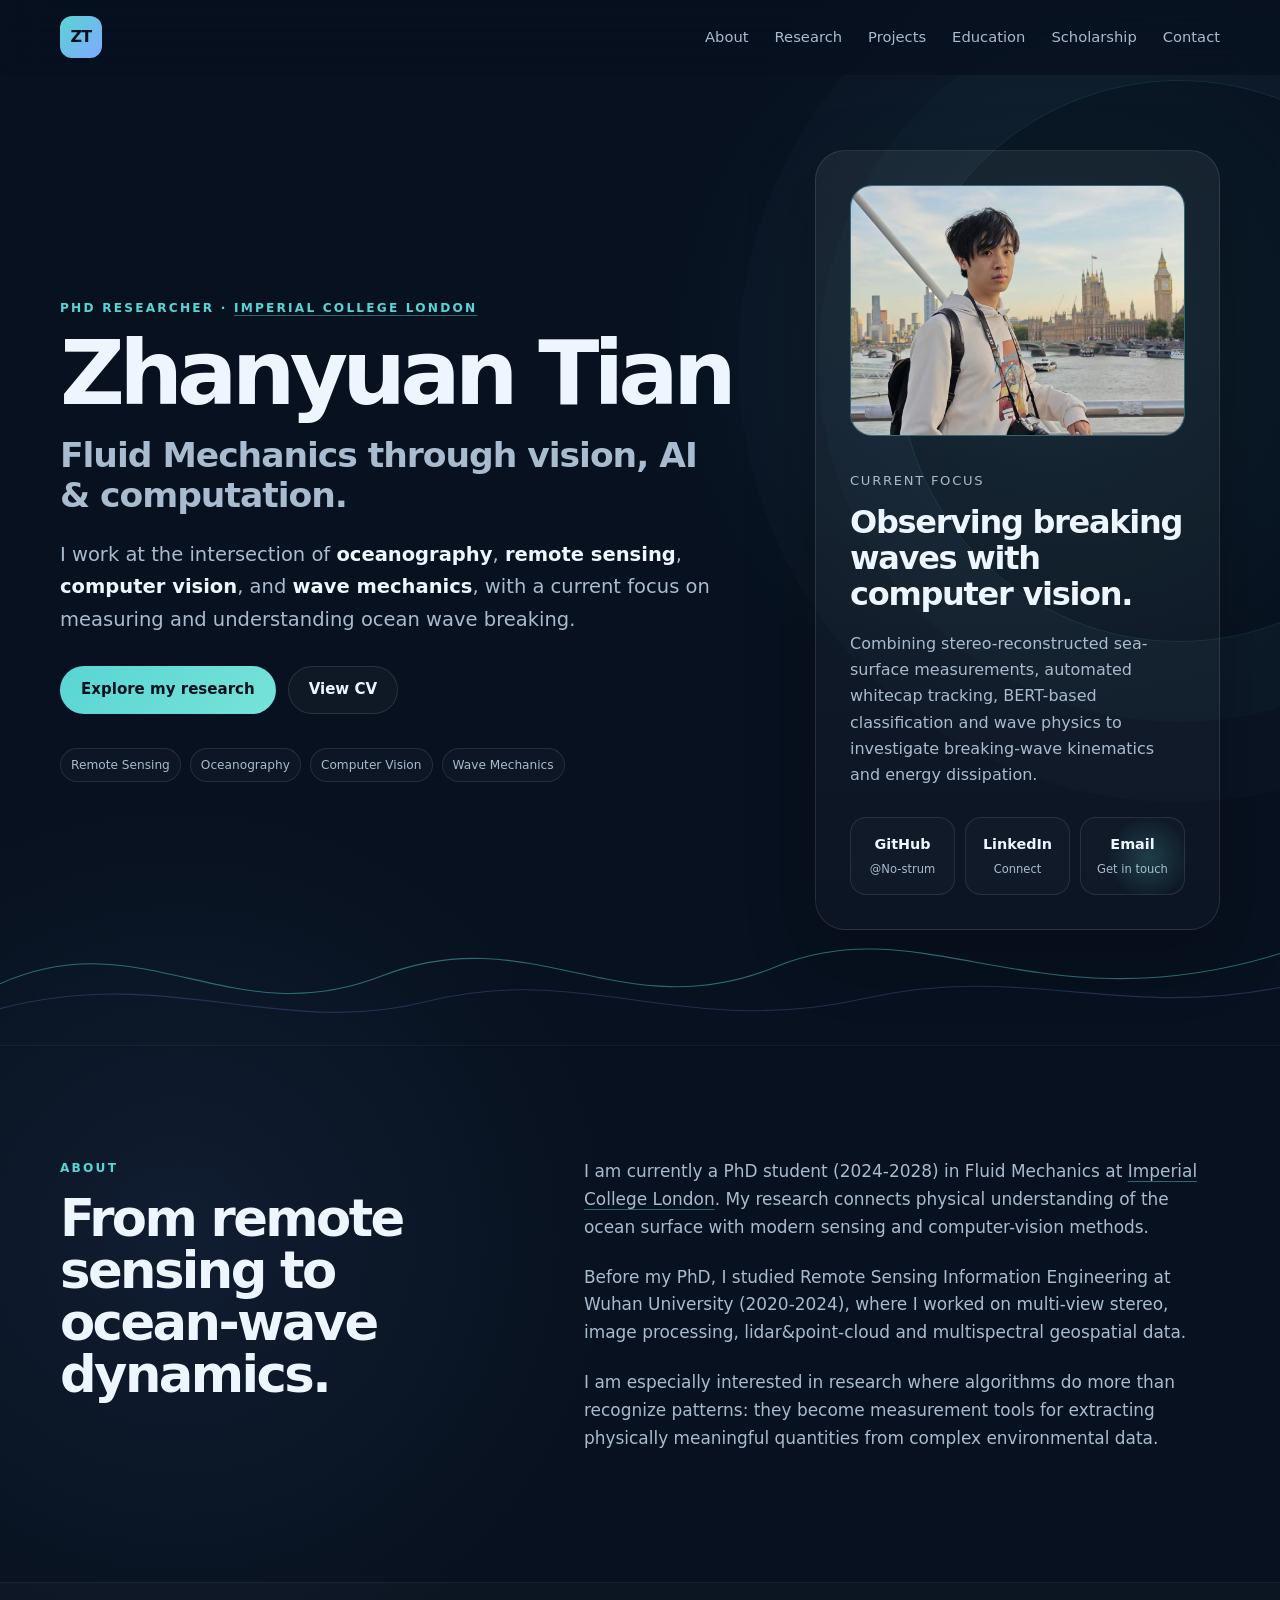
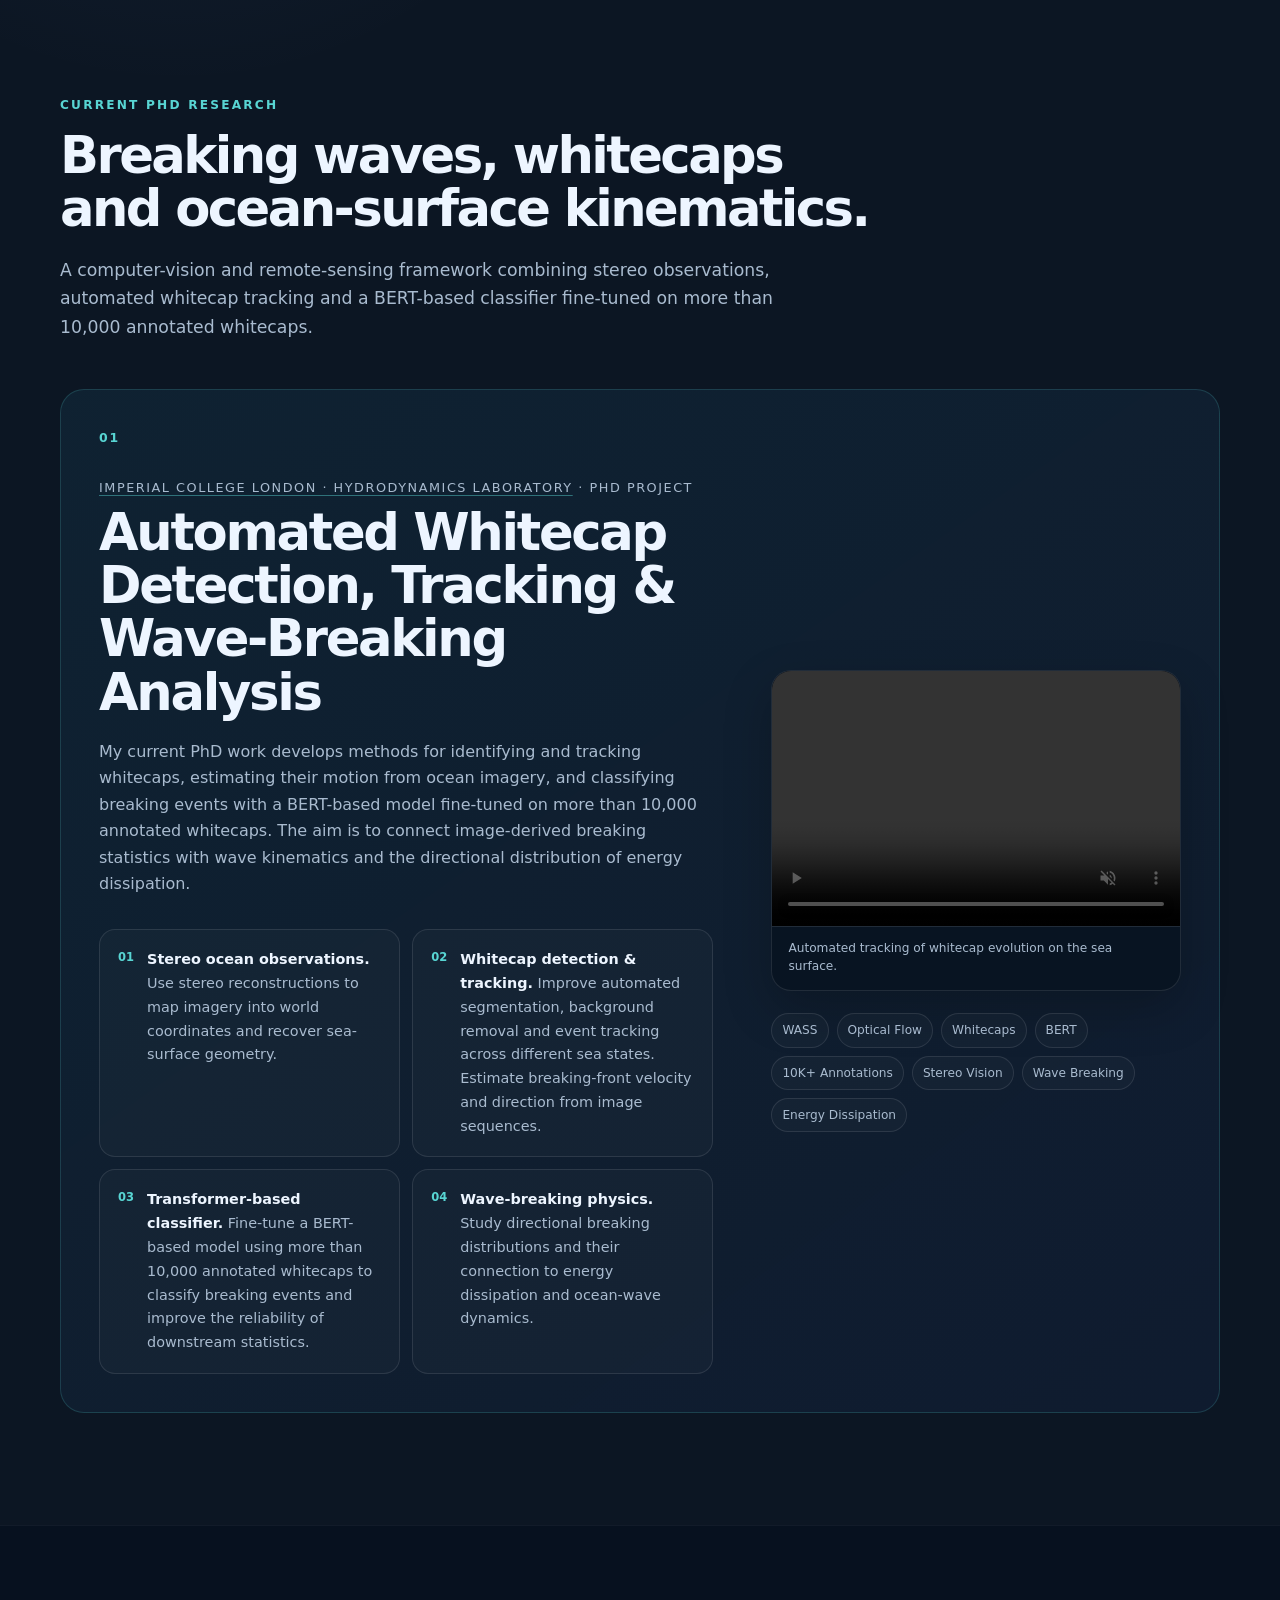
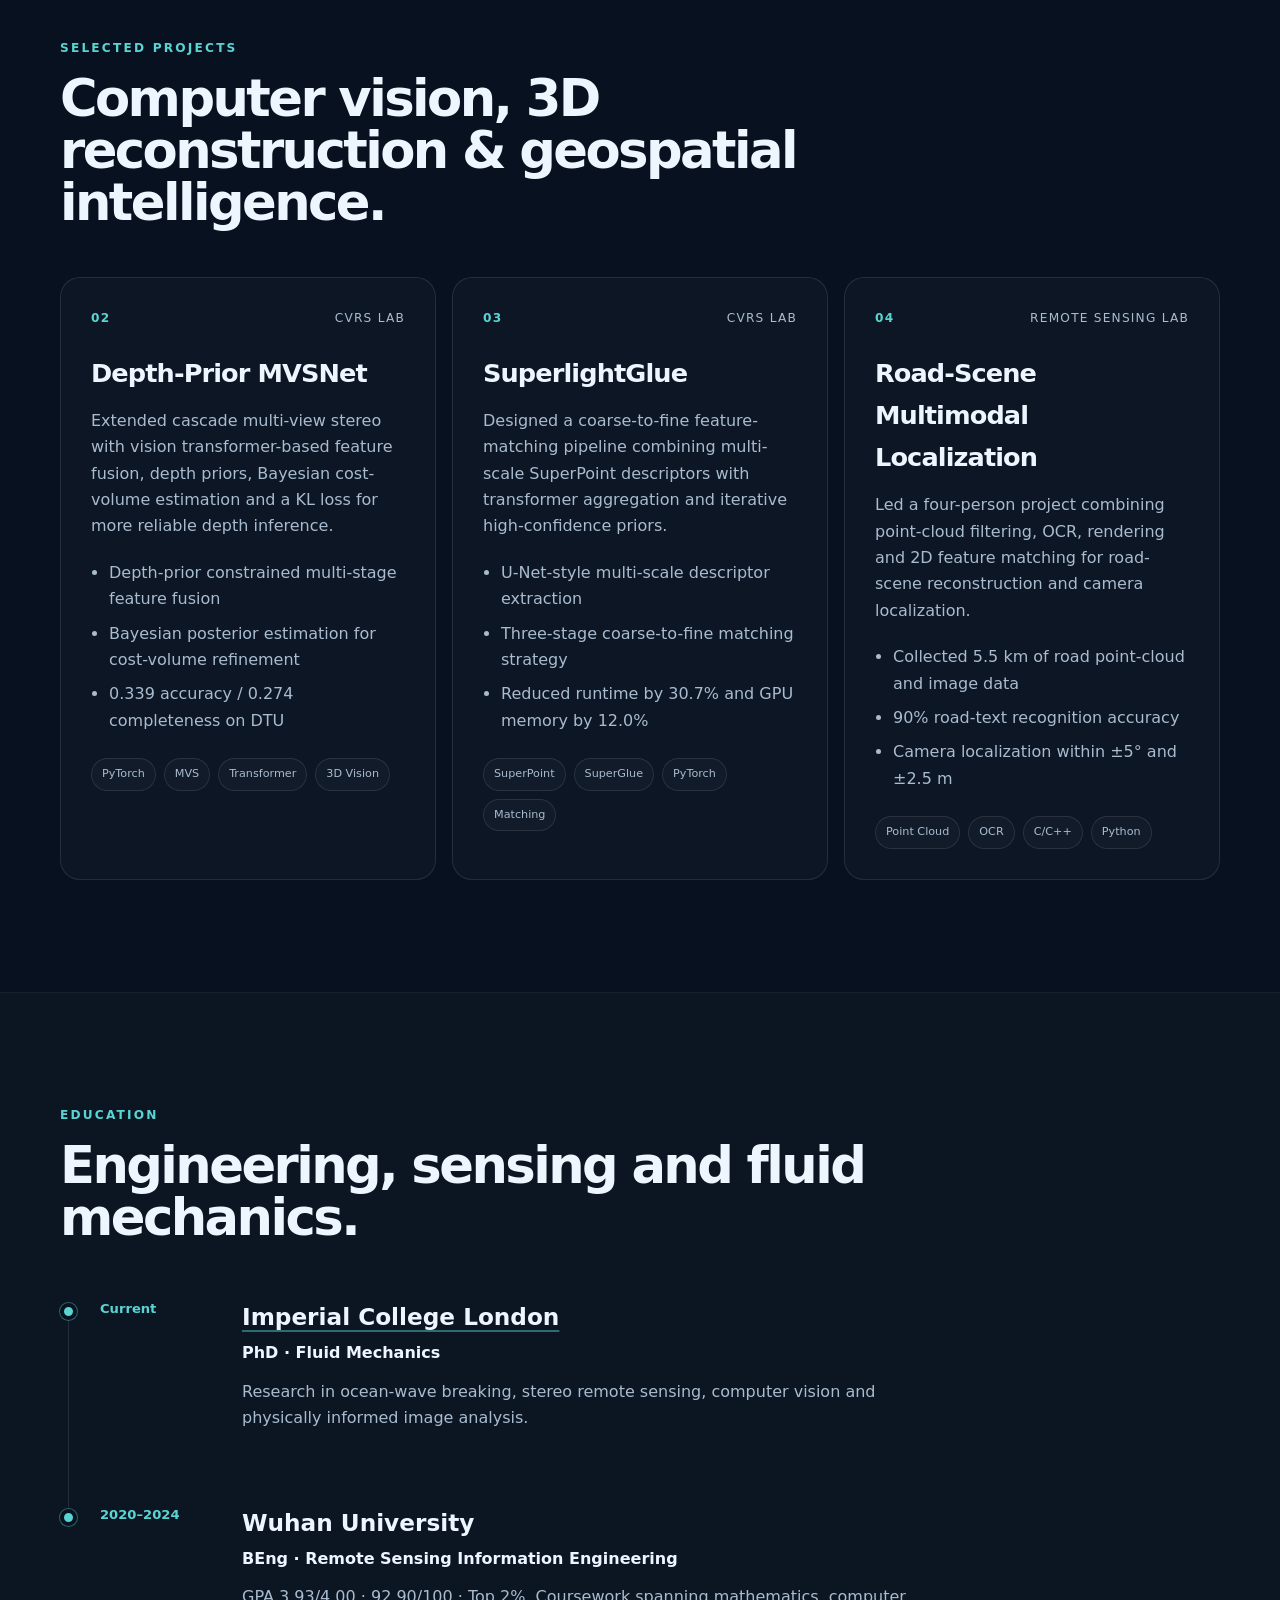
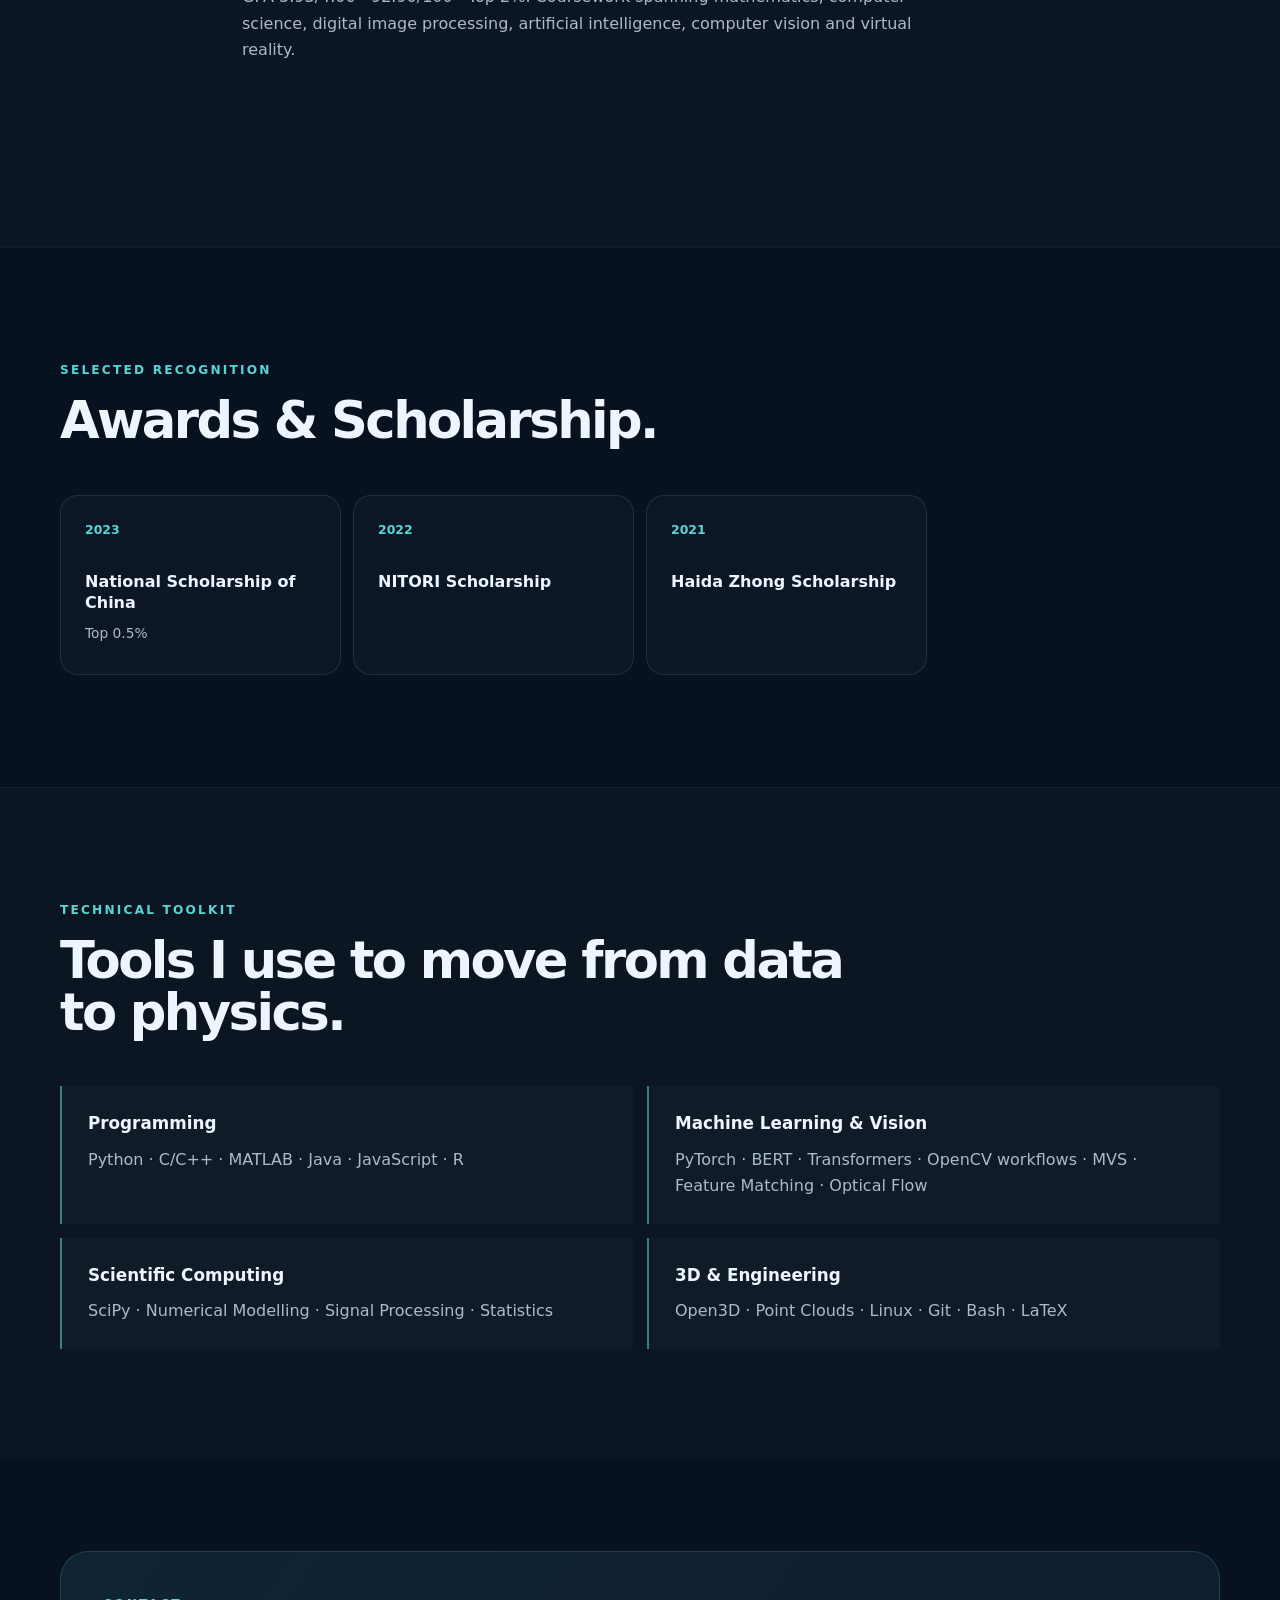
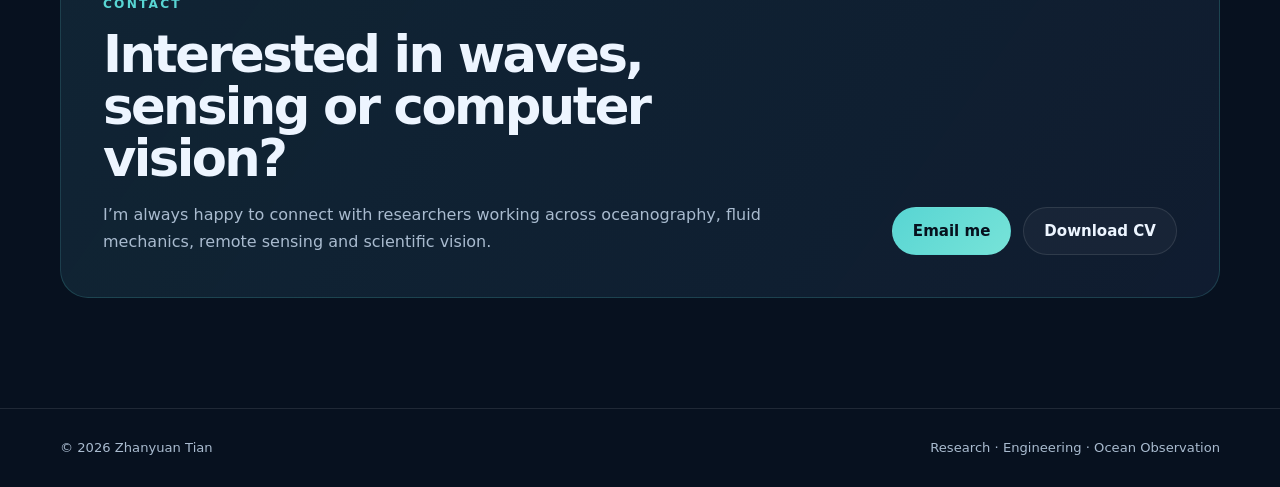
<file: index.html>
<!DOCTYPE html>
<html lang="en">
<head>
  <meta charset="UTF-8" />
  <meta name="viewport" content="width=device-width, initial-scale=1.0" />
  <meta
    name="description"
    content="Zhanyuan Tian — PhD researcher at Imperial College London working across fluid mechanics, oceanography, remote sensing, and computer vision."
  />
  <meta name="theme-color" content="#07111f" />
  <title>Zhanyuan Tian | Fluid Mechanics · Oceanography · Computer Vision</title>

  <link rel="icon" href="assets/favicon.svg" type="image/svg+xml" />
  <link rel="stylesheet" href="style.css" />
</head>

<body>
  <header class="site-header">
    <nav class="nav container" aria-label="Main navigation">
      <a class="brand" href="#home" aria-label="Zhanyuan Tian homepage">ZT</a>

      <button
        class="nav-toggle"
        aria-label="Open navigation"
        aria-expanded="false"
        aria-controls="nav-links"
      >
        <span></span><span></span><span></span>
      </button>

      <div class="nav-links" id="nav-links">
        <a href="#about">About</a>
        <a href="#research">Research</a>
        <a href="#projects">Projects</a>
        <a href="#education">Education</a>
        <a href="#awards">Scholarship </a>
        <a href="#contact">Contact</a>
      </div>
    </nav>
  </header>

  <main>
    <section class="hero" id="home">
      <div class="container hero-grid">
        <div class="hero-copy reveal">
          <p class="eyebrow">
            PhD Researcher ·
            <a
              class="institution-link"
              href="https://www.imperial.ac.uk/fluid-mechanics/hydrodynamics-laboratory/"
              target="_blank"
              rel="noopener"
            >Imperial College London</a>
          </p>
          <h1>
            Zhanyuan Tian
            <span>Fluid Mechanics through vision, AI & computation.</span>
          </h1>

          <p class="hero-text">
            I work at the intersection of <strong>oceanography</strong>,
            <strong>remote sensing</strong>, <strong>computer vision</strong>,
            and <strong>wave mechanics</strong>, with a current focus on
            measuring and understanding ocean wave breaking.
          </p>

          <div class="hero-actions">
            <a class="button primary" href="#research">Explore my research</a>
            <a class="button secondary" href="assets/Zhanyuan_Tian_CV.pdf" target="_blank" rel="noopener">
              View CV
            </a>
          </div>

          <div class="hero-meta" aria-label="Research interests">
            <span>Remote Sensing</span>
            <span>Oceanography</span>
            <span>Computer Vision</span>
            <span>Wave Mechanics</span>
          </div>
        </div>

        <aside class="profile-card reveal" aria-label="Profile summary">
          <div class="profile-photo">
            <span aria-hidden="true">ZT</span>
            <img
              src="assets/zt.jpg"
              alt="Portrait of Zhanyuan Tian"
              onerror="this.hidden=true"
            />
          </div>
          <p class="profile-kicker">Current focus</p>
          <h2>Observing breaking waves with computer vision.</h2>
          <p>
            Combining stereo-reconstructed sea-surface measurements,
            automated whitecap tracking, BERT-based classification and wave
            physics to investigate breaking-wave kinematics and energy dissipation.
          </p>
          <div class="mini-stat-grid">
            <a class="profile-link" href="https://github.com/No-strum/Zhanyuan-Tian" target="_blank" rel="noopener">
              <strong>GitHub</strong>
              <span>@No-strum</span>
            </a>
            <a class="profile-link" href="https://www.linkedin.com/in/zhanyuan-tian-89b8b940b/" target="_blank" rel="noopener">
              <strong>LinkedIn</strong>
              <span>Connect</span>
            </a>
            <a class="profile-link" href="mailto:zt1624@ic.ac.uk">
              <strong>Email</strong>
              <span>Get in touch</span>
            </a>
          </div>
        </aside>
      </div>

      <div class="wave-line" aria-hidden="true">
        <svg viewBox="0 0 1440 160" preserveAspectRatio="none">
          <path
            d="M0,92 C160,20 260,150 430,83 C600,17 700,145 875,72 C1040,5 1170,142 1440,58"
          />
          <path
            d="M0,120 C190,70 315,154 480,112 C660,67 770,155 975,108 C1150,69 1260,132 1440,96"
          />
        </svg>
      </div>
    </section>

    <section class="section" id="about">
      <div class="container two-column">
        <div class="section-heading reveal">
          <p class="eyebrow">About</p>
          <h2>From remote sensing to ocean-wave dynamics.</h2>
        </div>

        <div class="prose reveal">
          <p>
            I am currently a PhD student (2024-2028) in Fluid Mechanics at
            <a
              class="institution-link"
              href="https://www.imperial.ac.uk/fluid-mechanics/hydrodynamics-laboratory/"
              target="_blank"
              rel="noopener"
            >Imperial College London</a>.
            My research connects physical understanding of the ocean surface with
            modern sensing and computer-vision methods.
          </p>
          <p>
            Before my PhD, I studied Remote Sensing Information Engineering at
            Wuhan University (2020-2024), where I worked on multi-view stereo, image processing,
            lidar&point-cloud and multispectral geospatial data.
          </p>
          <p>
            I am especially interested in research where algorithms do more than
            recognize patterns: they become measurement tools for extracting
            physically meaningful quantities from complex environmental data.
          </p>
        </div>
      </div>
    </section>

    <section class="section section-alt" id="research">
      <div class="container">
        <div class="section-heading reveal">
          <p class="eyebrow">Current PhD Research</p>
          <h2>Breaking waves, whitecaps and ocean-surface kinematics.</h2>
          <p class="section-intro">
            A computer-vision and remote-sensing framework combining stereo
            observations, automated whitecap tracking and a BERT-based classifier
            fine-tuned on more than 10,000 annotated whitecaps.
          </p>
        </div>

        <article class="featured-project reveal">
          <div class="featured-main">
            <div class="project-number">01</div>
            <p class="project-label">
              <a
                class="institution-link"
                href="https://www.imperial.ac.uk/fluid-mechanics/hydrodynamics-laboratory/"
                target="_blank"
                rel="noopener"
              >Imperial College London · Hydrodynamics Laboratory</a>
              · PhD Project
            </p>
            <h3>Automated Whitecap Detection, Tracking & Wave-Breaking Analysis</h3>
            <p>
              My current PhD work develops methods for identifying and tracking
              whitecaps, estimating their motion from ocean imagery, and
              classifying breaking events with a BERT-based model fine-tuned on
              more than 10,000 annotated whitecaps. The aim is to connect
              image-derived breaking statistics with wave kinematics and the
              directional distribution of energy dissipation.
            </p>

            <div class="research-points">
              <div>
                <span>01</span>
                <p>
                  <strong>Stereo ocean observations.</strong>
                  Use stereo reconstructions to map imagery into
                  world coordinates and recover sea-surface geometry.
                </p>
              </div>
              <div>
                <span>02</span>
                <p>
                  <strong>Whitecap detection & tracking.</strong>
                  Improve automated segmentation, background removal and
                  event tracking across different sea states. Estimate breaking-front velocity and direction from image
                  sequences.
                </p>
              </div>
              <div>
                <span>03</span>
                <p>
                  <strong>Transformer-based classifier.</strong>
                  Fine-tune a BERT-based model using more than 10,000 annotated
                  whitecaps to classify breaking events and improve the
                  reliability of downstream statistics.
                </p>
              </div>
              <div>
                <span>04</span>
                <p>
                  <strong>Wave-breaking physics.</strong>
                  Study directional breaking distributions and their connection
                  to energy dissipation and ocean-wave dynamics.
                </p>
              </div>
            </div>
          </div>

          <div class="featured-side">
            <div class="phd-video-card">
              <video
                class="phd-video"
                autoplay
                muted
                loop
                playsinline
                controls
                preload="metadata"
                aria-label="Tracked whitecaps on the sea surface"
              >
                <source src="assets/Phd.mp4" type="video/mp4" />
                Your browser does not support embedded MP4 video.
              </video>
              <p class="media-caption">
                Automated tracking of whitecap evolution on the sea surface.
              </p>
            </div>
            
            <div class="tag-list">
              <span>WASS</span>
              <span>Optical Flow</span>
              <span>Whitecaps</span>
              <span>BERT</span>
              <span>10K+ Annotations</span>
              <span>Stereo Vision</span>
              <span>Wave Breaking</span>
              <span>Energy Dissipation</span>
            </div>
          </div>
        </article>
      </div>
    </section>

    <section class="section" id="projects">
      <div class="container">
        <div class="section-heading reveal">
          <p class="eyebrow">Selected Projects</p>
          <h2>Computer vision, 3D reconstruction & geospatial intelligence.</h2>
        </div>

        <div class="project-grid">
          <article class="project-card reveal">
            <div class="project-topline">
              <span class="project-index">02</span>
              <span class="project-year">CVRS Lab</span>
            </div>
            <h3>Depth-Prior MVSNet</h3>
            <p>
              Extended cascade multi-view stereo with vision transformer-based feature
              fusion, depth priors, Bayesian cost-volume estimation and a
              KL loss for more reliable depth inference.
            </p>
            <ul>
              <li>Depth-prior constrained multi-stage feature fusion</li>
              <li>Bayesian posterior estimation for cost-volume refinement</li>
              <li>0.339 accuracy / 0.274 completeness on DTU</li>
            </ul>
            <div class="tag-list small">
              <span>PyTorch</span><span>MVS</span><span>Transformer</span><span>3D Vision</span>
            </div>
          </article>

          <article class="project-card reveal">
            <div class="project-topline">
              <span class="project-index">03</span>
              <span class="project-year">CVRS Lab</span>
            </div>
            <h3>SuperlightGlue</h3>
            <p>
              Designed a coarse-to-fine feature-matching pipeline combining
              multi-scale SuperPoint descriptors with transformer aggregation
              and iterative high-confidence priors.
            </p>
            <ul>
              <li>U-Net-style multi-scale descriptor extraction</li>
              <li>Three-stage coarse-to-fine matching strategy</li>
              <li>Reduced runtime by 30.7% and GPU memory by 12.0%</li>
            </ul>
            <div class="tag-list small">
              <span>SuperPoint</span><span>SuperGlue</span><span>PyTorch</span><span>Matching</span>
            </div>
          </article>

          <article class="project-card reveal">
            <div class="project-topline">
              <span class="project-index">04</span>
              <span class="project-year">Remote Sensing Lab</span>
            </div>
            <h3>Road-Scene Multimodal Localization</h3>
            <p>
              Led a four-person project combining point-cloud filtering, OCR,
              rendering and 2D feature matching for road-scene reconstruction
              and camera localization.
            </p>
            <ul>
              <li>Collected 5.5 km of road point-cloud and image data</li>
              <li>90% road-text recognition accuracy</li>
              <li>Camera localization within ±5° and ±2.5 m</li>
            </ul>
            <div class="tag-list small">
              <span>Point Cloud</span><span>OCR</span><span>C/C++</span><span>Python</span>
            </div>
          </article>
        </div>
      </div>
    </section>

    <section class="section section-alt" id="education">
      <div class="container">
        <div class="section-heading reveal">
          <p class="eyebrow">Education</p>
          <h2>Engineering, sensing and fluid mechanics.</h2>
        </div>

        <div class="timeline">
          <article class="timeline-item reveal">
            <div class="timeline-dot"></div>
            <div class="timeline-meta">Current</div>
            <div class="timeline-content">
              <h3>
                <a
                  class="institution-link"
                  href="https://www.imperial.ac.uk/fluid-mechanics/hydrodynamics-laboratory/"
                  target="_blank"
                  rel="noopener"
                >Imperial College London</a>
              </h3>
              <p class="degree">PhD · Fluid Mechanics</p>
              <p>
                Research in ocean-wave breaking, stereo remote sensing,
                computer vision and physically informed image analysis.
              </p>
            </div>
          </article>

          <article class="timeline-item reveal">
            <div class="timeline-dot"></div>
            <div class="timeline-meta">2020–2024</div>
            <div class="timeline-content">
              <h3>Wuhan University</h3>
              <p class="degree">BEng · Remote Sensing Information Engineering</p>
              <p>
                GPA 3.93/4.00 · 92.90/100 · Top 2%. Coursework spanning
                mathematics, computer science, digital image processing,
                artificial intelligence, computer vision and virtual reality.
              </p>
            </div>
          </article>
        </div>
      </div>
    </section>

    <section class="section" id="awards">
      <div class="container">
        <div class="section-heading reveal">
          <p class="eyebrow">Selected Recognition</p>
          <h2>Awards & Scholarship.</h2>
        </div>

        <div class="award-grid">
          <div class="award-card reveal">
            <span>2023</span>
            <strong>
              <a href="http://www.moe.gov.cn/jyb_xwfb/xw_zt/moe_357/jyzt_2015nztzl/2015_zt06/15zt06_gxzzzc/gxzz_bzks/201508/t20150810_199202.html">
                National Scholarship of China
              </a>
            </strong>
            <p>Top 0.5%</p>
          </div>

          <div class="award-card reveal">
            <span>2022</span>
            <strong>
              <a href="https://www.nitori-shougakuzaidan.com/introduction/">
                NITORI Scholarship
              </a>
            </strong>
          </div>

          <div class="award-card reveal">
            <span>2021</span>
            <strong>
              <a href="https://www.zhdgps.com/news/company/20221682">
                Haida Zhong Scholarship
              </a>
            </strong>
          </div>
        </div>
      </div>
    </section>

    <section class="section section-alt" id="skills">
      <div class="container">
        <div class="section-heading reveal">
          <p class="eyebrow">Technical Toolkit</p>
          <h2>Tools I use to move from data to physics.</h2>
        </div>

        <div class="skills-grid">
          <div class="skill-group reveal">
            <h3>Programming</h3>
            <p>Python · C/C++ · MATLAB · Java · JavaScript · R</p>
          </div>
          <div class="skill-group reveal">
            <h3>Machine Learning & Vision</h3>
              <p>PyTorch · BERT · Transformers · OpenCV workflows · MVS · Feature Matching · Optical Flow</p>
          </div>
          <div class="skill-group reveal">
            <h3>Scientific Computing</h3>
            <p>SciPy · Numerical Modelling · Signal Processing · Statistics</p>
          </div>
          <div class="skill-group reveal">
            <h3>3D & Engineering</h3>
            <p>Open3D · Point Clouds · Linux · Git · Bash · LaTeX</p>
          </div>
        </div>
      </div>
    </section>

    <section class="contact-section" id="contact">
      <div class="container contact-card reveal">
        <div>
          <p class="eyebrow">Contact</p>
          <h2>Interested in waves, sensing or computer vision?</h2>
          <p>
            I’m always happy to connect with researchers working across
            oceanography, fluid mechanics, remote sensing and scientific vision.
          </p>
        </div>

        <div class="contact-actions">
          <a class="button primary" href="mailto:yztian@whu.edu.cn">Email me</a>
          <a class="button secondary" href="assets/Zhanyuan_Tian_CV.pdf" target="_blank" rel="noopener">
            Download CV
          </a>
        </div>
      </div>
    </section>
  </main>

  <footer>
    <div class="container footer-inner">
      <p>© <span id="year"></span> Zhanyuan Tian</p>
      <p>Research · Engineering · Ocean Observation</p>
    </div>
  </footer>

  <script src="script.js"></script>
</body>
</html>
</file>
<file: style.css>
:root {
  --bg: #07111f;
  --bg-soft: #0b1728;
  --panel: #101f33;
  --panel-2: #13263d;
  --text: #edf5ff;
  --muted: #a9bbcf;
  --line: rgba(255, 255, 255, 0.1);
  --accent: #58d5d3;
  --accent-2: #80a8ff;
  --max: 1160px;
  --radius: 24px;
  --shadow: 0 24px 70px rgba(0, 0, 0, 0.24);
}

* {
  box-sizing: border-box;
}

html {
  scroll-behavior: smooth;
}

body {
  margin: 0;
  color: var(--text);
  background:
    radial-gradient(circle at 82% 5%, rgba(88, 213, 211, 0.08), transparent 25rem),
    radial-gradient(circle at 14% 18%, rgba(128, 168, 255, 0.08), transparent 28rem),
    var(--bg);
  font-family:
    Inter, ui-sans-serif, system-ui, -apple-system, BlinkMacSystemFont, "Segoe UI",
    sans-serif;
  line-height: 1.65;
}

a {
  color: inherit;
  text-decoration: none;
}

img,
svg {
  display: block;
  max-width: 100%;
}

.container {
  width: min(calc(100% - 40px), var(--max));
  margin: 0 auto;
}

.site-header {
  position: fixed;
  inset: 0 0 auto 0;
  z-index: 100;
  background: rgba(7, 17, 31, 0.76);
  backdrop-filter: blur(18px);
  border-bottom: 1px solid transparent;
  transition: border-color 0.25s ease, background 0.25s ease;
}

.site-header.scrolled {
  border-color: var(--line);
  background: rgba(7, 17, 31, 0.92);
}

.nav {
  min-height: 74px;
  display: flex;
  align-items: center;
  justify-content: space-between;
}

.brand {
  display: grid;
  place-items: center;
  width: 42px;
  height: 42px;
  border-radius: 12px;
  font-weight: 900;
  letter-spacing: -0.05em;
  background: linear-gradient(135deg, var(--accent), var(--accent-2));
  color: #06101c;
}

.nav-links {
  display: flex;
  gap: 26px;
  align-items: center;
  font-size: 0.92rem;
  color: var(--muted);
}

.nav-links a {
  transition: color 0.2s ease;
}

.nav-links a:hover,
.nav-links a.active {
  color: var(--text);
}

.nav-toggle {
  display: none;
  width: 42px;
  height: 42px;
  border: 0;
  border-radius: 12px;
  background: transparent;
  padding: 8px;
}

.nav-toggle span {
  display: block;
  width: 100%;
  height: 2px;
  margin: 5px 0;
  background: var(--text);
}

.hero {
  position: relative;
  overflow: hidden;
  padding: 150px 0 115px;
  min-height: 94vh;
  display: grid;
  align-items: center;
}

.hero::before {
  content: "";
  position: absolute;
  width: 560px;
  height: 560px;
  right: -180px;
  top: 80px;
  border: 1px solid rgba(88, 213, 211, 0.13);
  border-radius: 50%;
  box-shadow:
    0 0 0 80px rgba(88, 213, 211, 0.025),
    0 0 0 160px rgba(128, 168, 255, 0.018);
  pointer-events: none;
}

.hero-grid {
  display: grid;
  grid-template-columns: minmax(0, 1.25fr) minmax(310px, 0.75fr);
  gap: 80px;
  align-items: center;
}

.eyebrow {
  margin: 0 0 14px;
  color: var(--accent);
  text-transform: uppercase;
  letter-spacing: 0.18em;
  font-size: 0.76rem;
  font-weight: 800;
}

h1,
h2,
h3,
p {
  margin-top: 0;
}

h1 {
  max-width: 820px;
  margin-bottom: 24px;
  font-size: clamp(3.4rem, 7vw, 6.7rem);
  line-height: 0.92;
  letter-spacing: -0.065em;
}

h1 span {
  display: block;
  margin-top: 22px;
  max-width: 760px;
  font-size: clamp(1.45rem, 2.7vw, 2.5rem);
  line-height: 1.14;
  letter-spacing: -0.03em;
  color: var(--muted);
  font-weight: 650;
}

.hero-text {
  max-width: 720px;
  color: var(--muted);
  font-size: clamp(1.05rem, 1.7vw, 1.22rem);
}

.hero-text strong {
  color: var(--text);
}

.hero-actions,
.contact-actions {
  display: flex;
  flex-wrap: wrap;
  gap: 12px;
  margin-top: 30px;
}

.button {
  display: inline-flex;
  align-items: center;
  justify-content: center;
  min-height: 48px;
  padding: 0 20px;
  border-radius: 999px;
  border: 1px solid var(--line);
  font-weight: 750;
  font-size: 0.94rem;
  transition:
    transform 0.2s ease,
    border-color 0.2s ease,
    background 0.2s ease;
}

.button:hover {
  transform: translateY(-2px);
}

.button.primary {
  color: #06111e;
  border-color: transparent;
  background: linear-gradient(135deg, var(--accent), #77e3d8);
}

.button.secondary {
  background: rgba(255, 255, 255, 0.035);
}

.button.secondary:hover {
  border-color: rgba(255, 255, 255, 0.22);
  background: rgba(255, 255, 255, 0.06);
}

.hero-meta {
  display: flex;
  flex-wrap: wrap;
  gap: 9px;
  margin-top: 34px;
}

.hero-meta span,
.tag-list span {
  border: 1px solid var(--line);
  border-radius: 999px;
  padding: 6px 10px;
  font-size: 0.76rem;
  color: var(--muted);
  background: rgba(255, 255, 255, 0.025);
}

.profile-card {
  position: relative;
  padding: 34px;
  border-radius: 30px;
  border: 1px solid var(--line);
  background:
    linear-gradient(180deg, rgba(255, 255, 255, 0.055), rgba(255, 255, 255, 0.02));
  box-shadow: var(--shadow);
}

.profile-card::after {
  content: "";
  position: absolute;
  inset: auto 26px 26px auto;
  width: 90px;
  height: 90px;
  border-radius: 50%;
  background: radial-gradient(circle, rgba(88, 213, 211, 0.2), transparent 65%);
  filter: blur(2px);
}

.profile-photo {
  position: relative;
  display: grid;
  place-items: center;
  width: 100%;
  aspect-ratio: 4 / 3;
  max-height: 300px;
  margin-bottom: 34px;
  overflow: hidden;
  border-radius: 22px;
  background: linear-gradient(135deg, rgba(88,213,211,.18), rgba(128,168,255,.14));
  color: var(--accent);
  border: 1px solid rgba(88, 213, 211, 0.28);
  font-size: 2.2rem;
  font-weight: 900;
}

.profile-photo img {
  position: absolute;
  inset: 0;
  width: 100%;
  height: 100%;
  object-fit: cover;
  object-position: center 28%;
}

.profile-kicker {
  color: var(--muted);
  font-size: 0.82rem;
  text-transform: uppercase;
  letter-spacing: 0.13em;
}

.profile-card h2 {
  margin-bottom: 18px;
  font-size: 2rem;
  line-height: 1.12;
  letter-spacing: -0.04em;
}

.profile-card > p:last-of-type {
  color: var(--muted);
}

.mini-stat-grid {
  display: grid;
  grid-template-columns: repeat(3, 1fr);
  gap: 10px;
  margin-top: 28px;
}

.profile-link {
  position: relative;
  z-index: 1;
  padding: 15px 10px;
  border: 1px solid var(--line);
  border-radius: 16px;
  text-align: center;
  background: rgba(255,255,255,.02);
  transition: border-color .2s ease, transform .2s ease, background .2s ease;
}

.profile-link:hover,
.profile-link:focus-visible {
  transform: translateY(-2px);
  border-color: rgba(88, 213, 211, 0.5);
  background: rgba(88, 213, 211, 0.08);
  outline: none;
}

.mini-stat-grid strong,
.mini-stat-grid span {
  display: block;
}

.institution-link {
  color: inherit;
  text-decoration: underline;
  text-decoration-color: rgba(88, 213, 211, 0.45);
  text-underline-offset: 0.22em;
}

.institution-link:hover,
.institution-link:focus-visible {
  color: var(--accent);
}

.mini-stat-grid strong {
  font-size: 0.9rem;
}

.mini-stat-grid span {
  margin-top: 3px;
  color: var(--muted);
  font-size: 0.72rem;
}

.wave-line {
  position: absolute;
  inset: auto 0 0 0;
  opacity: 0.45;
}

.wave-line path {
  fill: none;
  stroke: var(--accent);
  stroke-width: 1.2;
}

.wave-line path + path {
  stroke: var(--accent-2);
  opacity: 0.45;
}

.section {
  padding: 112px 0;
  border-top: 1px solid rgba(255,255,255,.045);
}

.section-alt {
  background: rgba(255, 255, 255, 0.018);
}

.two-column {
  display: grid;
  grid-template-columns: 0.8fr 1.2fr;
  gap: 100px;
}

.section-heading {
  max-width: 820px;
  margin-bottom: 48px;
}

.two-column .section-heading {
  margin-bottom: 0;
}

.section-heading h2,
.contact-card h2 {
  margin-bottom: 0;
  font-size: clamp(2rem, 4vw, 4rem);
  line-height: 1.02;
  letter-spacing: -0.05em;
}

.section-intro {
  max-width: 760px;
  margin-top: 22px;
  color: var(--muted);
  font-size: 1.08rem;
}

.prose {
  color: var(--muted);
  font-size: 1.06rem;
}

.prose p {
  max-width: 760px;
}

.prose p + p {
  margin-top: 22px;
}

.featured-project {
  display: grid;
  grid-template-columns: minmax(0, 1.2fr) minmax(300px, 0.8fr);
  gap: 58px;
  padding: 38px;
  border: 1px solid rgba(88, 213, 211, 0.18);
  border-radius: var(--radius);
  background:
    linear-gradient(145deg, rgba(88, 213, 211, 0.055), rgba(128, 168, 255, 0.03)),
    var(--bg-soft);
}

.project-number {
  font-size: 0.78rem;
  font-weight: 900;
  letter-spacing: .14em;
  color: var(--accent);
}

.project-label {
  margin: 28px 0 8px;
  color: var(--muted);
  font-size: 0.8rem;
  text-transform: uppercase;
  letter-spacing: .12em;
}

.featured-project h3 {
  max-width: 720px;
  margin-bottom: 20px;
  font-size: clamp(2rem, 4vw, 3.35rem);
  line-height: 1.04;
  letter-spacing: -.045em;
}

.featured-main > p {
  max-width: 760px;
  color: var(--muted);
}

.research-points {
  display: grid;
  grid-template-columns: repeat(2, minmax(0, 1fr));
  gap: 12px;
  margin-top: 32px;
}

.research-points > div {
  display: grid;
  grid-template-columns: auto 1fr;
  gap: 13px;
  padding: 18px;
  border-radius: 16px;
  border: 1px solid var(--line);
  background: rgba(255, 255, 255, 0.025);
}

.research-points span {
  color: var(--accent);
  font-size: 0.72rem;
  font-weight: 900;
}

.research-points p {
  margin: 0;
  color: var(--muted);
  font-size: .9rem;
}

.research-points strong {
  color: var(--text);
}

.featured-side {
  display: flex;
  flex-direction: column;
  justify-content: center;
  gap: 22px;
}

.signal-card {
  padding: 24px;
  border-radius: 20px;
  border: 1px solid var(--line);
  background:
    radial-gradient(circle at 60% 45%, rgba(88, 213, 211, .12), transparent 50%),
    #081422;
}

.signal-card .grid-path {
  fill: none;
  stroke: rgba(255,255,255,.08);
  stroke-width: 1;
}

.signal-card .signal {
  fill: none;
  stroke: url(#g1);
  stroke-width: 5;
  stroke-linecap: round;
}

.signal-card circle {
  fill: var(--bg);
  stroke: var(--accent);
  stroke-width: 3;
}

.signal-card .vector {
  fill: none;
  stroke: var(--accent-2);
  stroke-width: 2;
  stroke-dasharray: 4 5;
}


.phd-video-card {
  overflow: hidden;
  border-radius: 20px;
  border: 1px solid var(--line);
  background: #081422;
  box-shadow: 0 18px 48px rgba(0, 0, 0, 0.22);
}

.phd-video {
  display: block;
  width: 100%;
  aspect-ratio: 16 / 10;
  object-fit: cover;
  background: #030812;
}

.media-caption {
  margin: 0;
  padding: 13px 16px 15px;
  border-top: 1px solid var(--line);
  color: var(--muted);
  font-size: 0.76rem;
  line-height: 1.45;
}

.tag-list {
  display: flex;
  flex-wrap: wrap;
  gap: 8px;
}

.tag-list.small span {
  font-size: .7rem;
}

.project-grid {
  display: grid;
  grid-template-columns: repeat(3, minmax(0, 1fr));
  gap: 16px;
}

.project-card {
  padding: 30px;
  border-radius: 20px;
  border: 1px solid var(--line);
  background: rgba(255,255,255,.022);
  transition:
    transform .25s ease,
    border-color .25s ease,
    background .25s ease;
}

.project-card:hover {
  transform: translateY(-4px);
  border-color: rgba(88,213,211,.22);
  background: rgba(255,255,255,.035);
}

.project-topline {
  display: flex;
  justify-content: space-between;
  gap: 20px;
  color: var(--muted);
  font-size: .76rem;
  text-transform: uppercase;
  letter-spacing: .1em;
}

.project-index {
  color: var(--accent);
  font-weight: 900;
}

.project-card h3 {
  margin: 24px 0 14px;
  font-size: 1.6rem;
  letter-spacing: -.035em;
}

.project-card > p,
.project-card li {
  color: var(--muted);
}

.project-card ul {
  margin: 20px 0 24px;
  padding-left: 18px;
}

.project-card li + li {
  margin-top: 8px;
}

.timeline {
  max-width: 900px;
  margin-top: 55px;
}

.timeline-item {
  position: relative;
  display: grid;
  grid-template-columns: 18px 120px 1fr;
  gap: 22px;
  padding-bottom: 52px;
}

.timeline-item::before {
  content: "";
  position: absolute;
  left: 8px;
  top: 17px;
  bottom: -3px;
  width: 1px;
  background: var(--line);
}

.timeline-item:last-child::before {
  display: none;
}

.timeline-dot {
  position: relative;
  z-index: 2;
  width: 17px;
  height: 17px;
  margin-top: 5px;
  border-radius: 50%;
  border: 4px solid var(--bg);
  background: var(--accent);
  box-shadow: 0 0 0 1px rgba(88,213,211,.4);
}

.section-alt .timeline-dot {
  border-color: #081321;
}

.timeline-meta {
  color: var(--accent);
  font-size: .82rem;
  font-weight: 800;
}

.timeline-content {
  padding-bottom: 4px;
}

.timeline-content h3 {
  margin-bottom: 4px;
  font-size: 1.45rem;
}

.degree {
  margin-bottom: 12px;
  color: var(--text);
  font-weight: 700;
}

.timeline-content p:last-child {
  max-width: 700px;
  color: var(--muted);
}

.award-grid {
  display: grid;
  grid-template-columns: repeat(4, minmax(0, 1fr));
  gap: 12px;
}

.award-card {
  min-height: 180px;
  padding: 24px;
  border: 1px solid var(--line);
  border-radius: 18px;
  background: rgba(255,255,255,.022);
}

.award-card span {
  display: block;
  margin-bottom: 32px;
  color: var(--accent);
  font-size: .78rem;
  font-weight: 850;
}

.award-card strong {
  display: block;
  font-size: 1rem;
  line-height: 1.3;
}

.award-card p {
  margin: 8px 0 0;
  color: var(--muted);
  font-size: .86rem;
}

.skills-grid {
  display: grid;
  grid-template-columns: repeat(2, minmax(0, 1fr));
  gap: 14px;
}

.skill-group {
  padding: 24px 26px;
  border-left: 2px solid rgba(88, 213, 211, .55);
  background: rgba(255,255,255,.018);
}

.skill-group h3 {
  margin-bottom: 9px;
  font-size: 1.05rem;
}

.skill-group p {
  margin: 0;
  color: var(--muted);
}

.contact-section {
  padding: 90px 0 110px;
}

.contact-card {
  display: grid;
  grid-template-columns: 1fr auto;
  align-items: end;
  gap: 60px;
  padding: 42px;
  border-radius: 28px;
  border: 1px solid rgba(88, 213, 211, .18);
  background:
    linear-gradient(125deg, rgba(88,213,211,.07), rgba(128,168,255,.035)),
    var(--bg-soft);
}

.contact-card h2 {
  max-width: 760px;
}

.contact-card p:last-child {
  max-width: 720px;
  margin: 18px 0 0;
  color: var(--muted);
}

.contact-actions {
  margin-top: 0;
  justify-content: flex-end;
}

footer {
  padding: 28px 0;
  border-top: 1px solid var(--line);
  color: var(--muted);
  font-size: .82rem;
}

.footer-inner {
  display: flex;
  justify-content: space-between;
  gap: 20px;
}

.footer-inner p {
  margin: 0;
}

/* Scroll reveal */
.reveal {
  opacity: 0;
  transform: translateY(18px);
  transition:
    opacity .7s ease,
    transform .7s ease;
}

.reveal.visible {
  opacity: 1;
  transform: none;
}

@media (prefers-reduced-motion: reduce) {
  html {
    scroll-behavior: auto;
  }

  .reveal {
    opacity: 1;
    transform: none;
    transition: none;
  }
}

@media (max-width: 900px) {
  .hero-grid,
  .featured-project,
  .two-column,
  .contact-card {
    grid-template-columns: 1fr;
  }

  .hero-grid,
  .two-column {
    gap: 48px;
  }

  .profile-card {
    max-width: 620px;
  }

  .project-grid,
  .award-grid {
    grid-template-columns: repeat(2, minmax(0, 1fr));
  }

  .contact-card {
    align-items: start;
  }

  .contact-actions {
    justify-content: flex-start;
  }
}

@media (max-width: 720px) {
  .container {
    width: min(calc(100% - 28px), var(--max));
  }

  .nav-toggle {
    display: block;
  }

  .nav-links {
    position: absolute;
    left: 14px;
    right: 14px;
    top: 66px;
    display: none;
    flex-direction: column;
    align-items: stretch;
    gap: 0;
    padding: 12px;
    border: 1px solid var(--line);
    border-radius: 18px;
    background: rgba(7,17,31,.97);
    box-shadow: var(--shadow);
  }

  .nav-links.open {
    display: flex;
  }

  .nav-links a {
    padding: 11px 12px;
  }

  .hero {
    min-height: auto;
    padding: 126px 0 94px;
  }

  .hero::before {
    width: 360px;
    height: 360px;
  }

  h1 {
    font-size: clamp(3rem, 18vw, 5rem);
  }

  .section {
    padding: 82px 0;
  }

  .research-points,
  .project-grid,
  .award-grid,
  .skills-grid {
    grid-template-columns: 1fr;
  }

  .featured-project {
    padding: 24px;
  }

  .timeline-item {
    grid-template-columns: 18px 1fr;
    gap: 16px;
  }

  .timeline-meta {
    grid-column: 2;
    grid-row: 1;
  }

  .timeline-content {
    grid-column: 2;
  }

  .timeline-dot {
    grid-row: 1 / span 2;
  }

  .contact-card {
    padding: 28px;
  }

  .footer-inner {
    flex-direction: column;
  }
}
</file>
